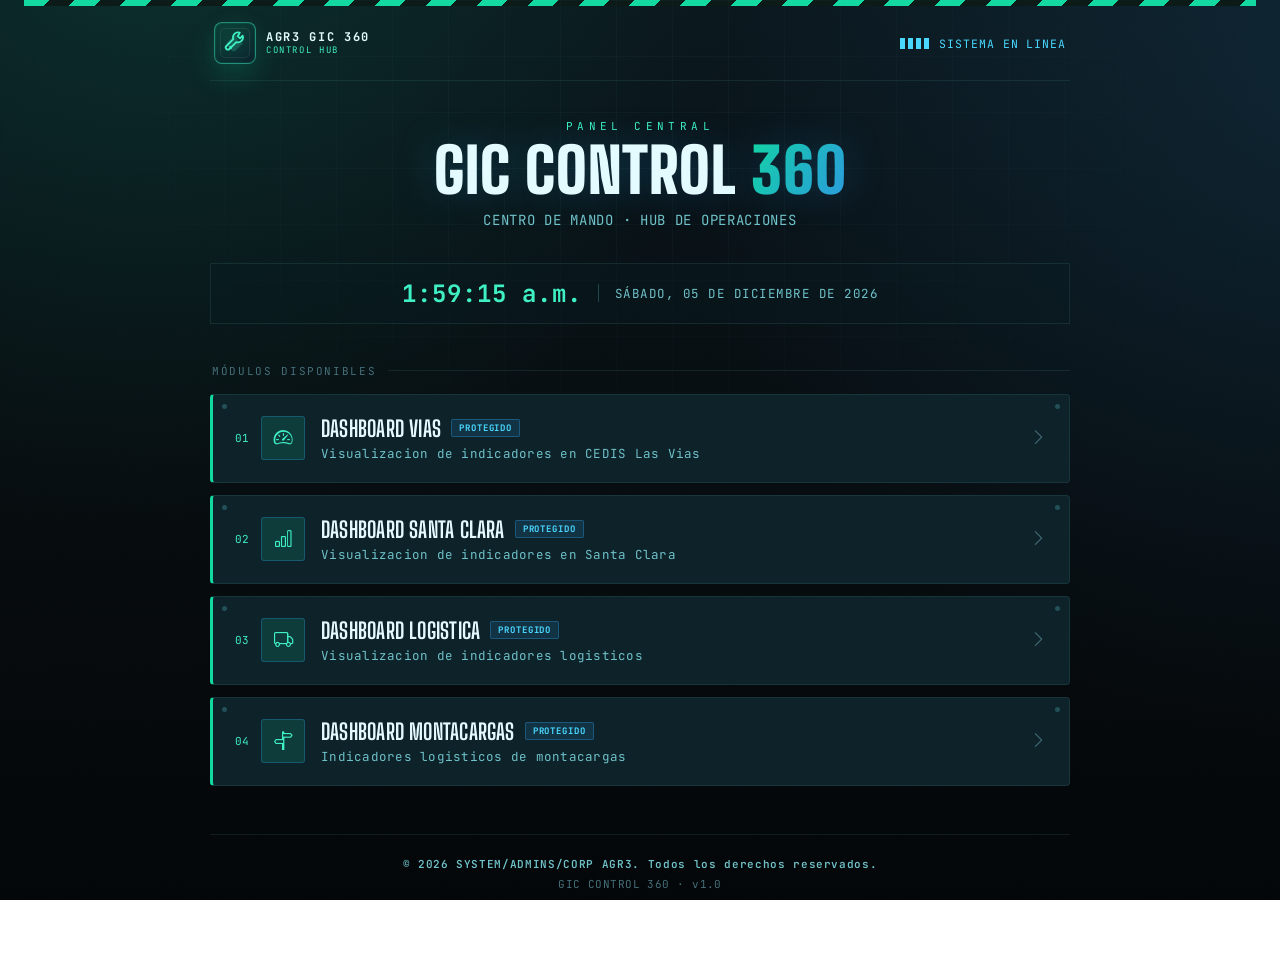
<file: index.html>
<!DOCTYPE html>
<html lang="es">
<head>
<meta charset="UTF-8">
<meta name="viewport" content="width=device-width,initial-scale=1">
<meta name="theme-color" content="#0A161C">
<meta name="mobile-web-app-capable" content="yes">
<meta name="apple-mobile-web-app-capable" content="yes">
<meta name="apple-mobile-web-app-title" content="GIC 360">
<meta name="apple-mobile-web-app-status-bar-style" content="black-translucent">
<title>CORTEX 360</title>
<link rel="manifest" href="/manifest.webmanifest">
<link rel="icon" type="image/png" sizes="192x192" href="/icons/icon-192.png">
<link rel="apple-touch-icon" href="/icons/icon-192.png">
<link rel="preconnect" href="https://fonts.googleapis.com">
<link rel="preconnect" href="https://fonts.gstatic.com" crossorigin>
<link href="https://fonts.googleapis.com/css2?family=Big+Shoulders+Display:wght@700;800;900&family=Inter:wght@400;500;600;700&family=JetBrains+Mono:wght@400;500;600;700&display=swap" rel="stylesheet">
<link rel="stylesheet" href="https://cdn.jsdelivr.net/npm/bootstrap-icons@1.11.3/font/bootstrap-icons.min.css">
<style>
  :root{
    --bg-0:#0A161C;
    --bg-1:#060B0E;
    --panel:#0E222A;
    --panel-hover:#123340;
    --line:rgba(120,220,220,0.10);
    --line-strong:rgba(90,200,210,0.28);
    --text-hi:#E3FBFF;
    --text-mid:#6FC2C9;
    --text-low:#456F79;
    --power:#12D9A0;
    --power-2:#3FF0C4;
    --power-dim:rgba(18,217,160,0.14);
    --steel:#2E9BE0;
    --ok:#4AD8FF;
    --radius:4px;
  }

  *{margin:0;padding:0;box-sizing:border-box}
  html{width:100%;overflow-x:hidden}
  html,body{height:100%}
  body{
    width:100%;
    font-family:'Inter',sans-serif;
    color:var(--text-hi);
    background:
      radial-gradient(circle at 12% -8%, rgba(18,217,160,0.12), transparent 40%),
      radial-gradient(circle at 105% 10%, rgba(46,155,224,0.12), transparent 42%),
      linear-gradient(180deg, var(--bg-0), var(--bg-1) 60%, #030608 100%);
    background-attachment:fixed;
    min-height:100vh;
    padding:0 24px 64px;
    position:relative;
    overflow-x:hidden;
  }

  /* concrete grain texture */
  body::before{
    content:"";
    position:fixed;inset:0;
    background-image:url("data:image/svg+xml,%3Csvg xmlns='http://www.w3.org/2000/svg' width='140' height='140'%3E%3Cfilter id='n'%3E%3CfeTurbulence type='fractalNoise' baseFrequency='0.9' numOctaves='2' stitchTiles='stitch'/%3E%3C/filter%3E%3Crect width='100%25' height='100%25' filter='url(%23n)' opacity='0.05'/%3E%3C/svg%3E");
    pointer-events:none;
    mix-blend-mode:overlay;
  }
  /* faint terminal scanlines */
  body::after{
    content:"";
    position:fixed;inset:0;
    background-image:
      linear-gradient(var(--line) 1px, transparent 1px),
      linear-gradient(90deg, var(--line) 1px, transparent 1px);
    background-size:56px 56px;
    mask-image:radial-gradient(ellipse 70% 55% at 50% 15%, #000 10%, transparent 78%);
    opacity:.4;
    pointer-events:none;
  }

  .container{width:100%;max-width:860px;margin:0 auto;position:relative;z-index:1}

  /* ===== Hazard rail ===== */
  .hazard-rail{
    height:6px;width:100%;
    margin-bottom:0;
    background:repeating-linear-gradient(135deg, var(--power) 0 18px, #0B1A17 18px 36px);
  }

  /* ===== Top bar ===== */
  .topbar{
    display:flex;align-items:center;justify-content:space-between;
    font-family:'JetBrains Mono',monospace;
    font-size:11.5px;letter-spacing:.08em;
    color:var(--text-low);
    padding:16px 4px;margin-bottom:30px;
    border-bottom:1px solid var(--line);
  }
  .topbar .tag{color:var(--text-mid)}
  .topbar .status{display:flex;align-items:center;gap:10px;color:var(--ok)}
  .powerbar{display:flex;gap:3px}
  .powerbar span{width:5px;height:11px;background:var(--ok);opacity:.35}
  .powerbar span:nth-child(1),.powerbar span:nth-child(2),.powerbar span:nth-child(3),.powerbar span:nth-child(4){opacity:1}
  .powerbar span:nth-child(4){animation:flicker 2.2s ease-in-out infinite}
  @keyframes flicker{0%,100%{opacity:1}50%{opacity:.3}}

  .brand-logo{
    display:inline-flex;align-items:center;gap:10px;
    min-width:0;color:var(--text-hi);
    cursor:default;user-select:none;
  }
  .brand-logo-mark{
    position:relative;
    width:42px;height:42px;flex:0 0 42px;
    display:grid;place-items:center;
    border-radius:8px;
    background:
      linear-gradient(145deg, rgba(18,217,160,0.22), rgba(46,155,224,0.10)),
      #071316;
    border:1px solid rgba(63,240,196,0.48);
    box-shadow:
      0 0 0 1px rgba(18,217,160,0.10) inset,
      0 12px 28px rgba(18,217,160,0.18);
  }
  .brand-logo-mark::after{
    content:"";position:absolute;inset:5px;
    border-radius:5px;
    border:1px solid rgba(227,251,255,0.08);
    pointer-events:none;
  }
  .brand-logo-mark i{
    position:relative;z-index:1;
    font-size:21px;color:var(--power-2);
    filter:drop-shadow(0 0 12px rgba(63,240,196,0.45));
  }
  .brand-logo-mark svg{
    position:relative;z-index:1;
    width:24px;height:24px;
    color:var(--power-2);
    filter:drop-shadow(0 0 12px rgba(63,240,196,0.50));
  }
  .brand-logo-text{
    display:flex;flex-direction:column;gap:2px;
    font-family:'JetBrains Mono',monospace;
    line-height:1.05;text-transform:uppercase;
  }
  .brand-logo-text strong{
    font-size:12px;letter-spacing:.14em;color:var(--text-hi);
  }
  .brand-logo-text span{
    font-size:9px;letter-spacing:.18em;color:var(--power-2);
  }

  /* ===== Header ===== */
  .header{text-align:center;margin-bottom:6px;padding-top:8px}
  .eyebrow{
    font-family:'JetBrains Mono',monospace;
    font-size:11px;letter-spacing:.4em;
    color:var(--power-2);text-transform:uppercase;
    margin-bottom:10px;
  }
  .header h1{
    font-family:'Big Shoulders Display',sans-serif;
    font-weight:900;
    font-size:62px;letter-spacing:.01em;
    line-height:.9;
    text-transform:uppercase;
    color:var(--text-hi);
    text-shadow:0 0 40px rgba(46,155,224,0.28);
  }
  .header h1 span{
    background:linear-gradient(120deg, var(--power) 0%, var(--steel) 100%);
    -webkit-background-clip:text;
    background-clip:text;
    color:transparent;
  }
  .header p{
    color:var(--text-mid);margin-top:12px;font-size:14px;
    font-family:'JetBrains Mono',monospace;letter-spacing:.05em;
    text-transform:uppercase;
  }

  /* ===== Clock ===== */
  .clock{
    display:flex;align-items:center;justify-content:center;gap:16px;
    margin:34px 0 40px;
    font-family:'JetBrains Mono',monospace;
    padding:14px 20px;
    border:1px solid var(--line);
    background:rgba(10,30,35,0.35);
  }
  .clock #hora{font-size:24px;font-weight:700;color:var(--power-2);letter-spacing:.04em}
  .clock #fecha{font-size:12.5px;color:var(--text-mid);text-transform:uppercase;letter-spacing:.04em}
  .clock .sep{width:1px;height:18px;background:var(--line-strong)}

  /* ===== Section label ===== */
  .section-label{
    display:flex;align-items:center;gap:12px;
    font-family:'JetBrains Mono',monospace;
    font-size:11px;letter-spacing:.15em;color:var(--text-low);
    text-transform:uppercase;margin:0 0 16px 2px;
  }
  .section-label::after{content:"";flex:1;height:1px;background:var(--line)}

  /* ===== Menu ===== */
  .menu{display:grid;gap:12px}

  .card{
    position:relative;
    display:flex;align-items:center;
    text-decoration:none;color:inherit;
    padding:20px 22px;
    border-radius:var(--radius);
    background:var(--panel);
    border:1px solid var(--line);
    border-left:3px solid var(--line-strong);
    transition:border-color .18s ease, background .18s ease, transform .18s ease, padding-left .18s ease;
  }
  .card:focus-visible{outline:2px solid var(--power-2);outline-offset:3px}

  /* rivets */
  .card::before,.card::after{
    content:"";position:absolute;width:5px;height:5px;border-radius:50%;
    background:var(--line-strong);
    top:9px;
  }
  .card::before{left:9px}
  .card::after{right:9px}

  .card.active{border-left-color:var(--power)}
  .card.active:hover{
    background:var(--panel-hover);
    border-color:rgba(46,155,224,0.42);
    border-left-color:var(--steel);
    transform:translateX(3px);
    padding-left:26px;
  }

  .card.disabled{cursor:default;opacity:.5}
  .card.disabled .arrow{opacity:.3}

  .idx{
    font-family:'JetBrains Mono',monospace;
    font-size:11px;color:var(--text-low);
    width:26px;flex-shrink:0;
  }
  .card.active .idx{color:var(--power-2)}

  .icon{
    font-size:19px;width:44px;height:44px;flex-shrink:0;
    display:flex;align-items:center;justify-content:center;
    border-radius:3px;
    background:var(--power-dim);color:var(--power-2);
    border:1px solid rgba(46,155,224,0.32);
  }
  .card.disabled .icon{background:rgba(120,220,220,0.05);color:var(--text-low);border-color:var(--line)}

  .info{flex:1;margin-left:16px}
  .info h2{
    font-family:'Big Shoulders Display',sans-serif;
    font-size:22px;font-weight:700;letter-spacing:.01em;
    text-transform:uppercase;
    display:flex;align-items:center;gap:10px;
  }
  .info p{font-size:12.5px;color:var(--text-mid);margin-top:3px;font-family:'JetBrains Mono',monospace;letter-spacing:.02em}

  .badge{
    font-family:'JetBrains Mono',monospace;
    font-size:9px;letter-spacing:.1em;text-transform:uppercase;
    padding:2px 7px;border-radius:2px;
    color:var(--ok);background:rgba(46,155,224,0.14);border:1px solid rgba(46,155,224,0.36);
  }
  .badge.soon{color:var(--text-low);background:rgba(120,220,220,0.05);border-color:var(--line)}

  .arrow{font-size:17px;color:var(--text-low);transition:transform .18s ease, color .18s ease}
  .card.active:hover .arrow{transform:translateX(3px);color:var(--steel)}

  footer{
    text-align:center;margin-top:48px;
    font-family:'JetBrains Mono',monospace;
    font-size:11px;color:var(--text-low);letter-spacing:.04em;
    display:flex;flex-direction:column;gap:6px;
    padding-top:22px;border-top:1px solid var(--line);
  }
  footer b{color:var(--text-mid);font-weight:600;letter-spacing:.06em}

  @media(max-width:900px){
    .header h1{font-size:48px}
  }

  @media(max-width:600px){
    body{padding:0 16px 48px}
    .header h1{font-size:34px}
    .topbar{font-size:10px;gap:14px}
    .brand-logo-mark{width:36px;height:36px;flex-basis:36px}
    .brand-logo-mark i{font-size:18px}
    .brand-logo-text strong{font-size:10px}
    .brand-logo-text span{display:none}
    .info h2{font-size:17px}
    .card{padding:16px}
    .idx{width:20px}
    .clock{flex-wrap:wrap;gap:10px;padding:12px 14px}
    .clock #hora{font-size:20px}
  }

  @media(max-width:380px){
    .header h1{font-size:26px}
    .brand-logo-text{display:none}
    .icon{width:38px;height:38px;font-size:16px}
    .info p{font-size:11px}
  }

  @media (prefers-reduced-motion: reduce){
    .powerbar span{animation:none}
    .card{transition:none}
  }
</style>
</head>
<body>
<div class="hazard-rail"></div>
<div class="container">

  <div class="topbar">
    <div class="brand-logo" aria-label="GIC Control 360">
      <span class="brand-logo-mark" aria-hidden="true">
        <svg viewBox="0 0 24 24" fill="none">
          <path d="M14.7 5.3a4.9 4.9 0 0 0 5.8 6.5l-7.8 7.8a2.8 2.8 0 0 1-4 0l-4.3-4.3a2.8 2.8 0 0 1 0-4l7.8-7.8a4.9 4.9 0 0 0 2.5 1.8Z" fill="currentColor" opacity=".20"/>
          <path d="m14.8 5.2 2.2 2.2 2.7-2.7a5 5 0 0 1-6.4 6.4l-6.9 6.9a2.1 2.1 0 0 1-3-3l6.9-6.9a5 5 0 0 1 6.4-6.4l-1.9 3.5Z" stroke="currentColor" stroke-width="1.8" stroke-linecap="round" stroke-linejoin="round"/>
          <path d="m7.1 15.8 1.1 1.1" stroke="currentColor" stroke-width="1.8" stroke-linecap="round"/>
        </svg>
      </span>
      <span class="brand-logo-text">
        <strong>AGR3 GIC 360</strong>
        <span>Control hub</span>
      </span>
    </div>
    <span class="status">
      <span class="powerbar"><span></span><span></span><span></span><span></span></span>
      SISTEMA EN LINEA
    </span>
  </div>

  <div class="header">
    <div class="eyebrow">Panel central</div>
    <h1>GIC CONTROL <span>360</span></h1>
    <p>Centro de mando · Hub de operaciones</p>
  </div>

  <div class="clock">
    <span id="hora">00:00:00</span>
    <span class="sep"></span>
    <span id="fecha">-</span>
  </div>

  <div class="section-label">Módulos disponibles</div>

  <nav class="menu">
    <a class="card active" href="/login.html?next=/go/vias">
      <span class="idx">01</span>
      <div class="icon"><i class="bi bi-speedometer2"></i></div>
      <div class="info">
        <h2>Dashboard Vias <span class="badge">Protegido</span></h2>
        <p>Visualizacion de indicadores en CEDIS Las Vias</p>
      </div>
      <div class="arrow"><i class="bi bi-chevron-right"></i></div>
    </a>

    <a class="card active" href="/login.html?next=/go/santa-clara">
      <span class="idx">02</span>
      <div class="icon"><i class="bi bi-bar-chart"></i></div>
      <div class="info">
        <h2>Dashboard Santa Clara <span class="badge">Protegido</span></h2>
        <p>Visualizacion de indicadores en Santa Clara</p>
      </div>
      <div class="arrow"><i class="bi bi-chevron-right"></i></div>
    </a>

    <a class="card active" href="/login.html?next=/go/logistica">
      <span class="idx">03</span>
      <div class="icon"><i class="bi bi-truck"></i></div>
      <div class="info">
        <h2>Dashboard Logistica <span class="badge">Protegido</span></h2>
        <p>Visualizacion de indicadores logisticos</p>
      </div>
      <div class="arrow"><i class="bi bi-chevron-right"></i></div>
    </a>

    <a class="card active" href="/login.html?next=/go/montacargas">
      <span class="idx">04</span>
      <div class="icon"><i class="bi bi-signpost-split"></i></div>
      <div class="info">
        <h2>Dashboard Montacargas <span class="badge">Protegido</span></h2>
        <p>Indicadores logisticos de montacargas</p>
      </div>
      <div class="arrow"><i class="bi bi-chevron-right"></i></div>
    </a>

  </nav>

  <footer>
    <b>© 2026 SYSTEM/ADMINS/CORP AGR3. Todos los derechos reservados.</b>
    <span>GIC CONTROL 360 · v1.0</span>
  </footer>
</div>

<script>
  function upd(){
    const n = new Date();
    document.getElementById('fecha').textContent = n.toLocaleDateString('es-MX',{weekday:'long',day:'2-digit',month:'long',year:'numeric'});
    document.getElementById('hora').textContent = n.toLocaleTimeString('es-MX');
  }
  setInterval(upd,1000);
  upd();

  if ('serviceWorker' in navigator) {
    window.addEventListener('load', () => {
      navigator.serviceWorker.register('/sw.js').catch(() => {});
    });
  }
</script>
</body>
</html>
</file>
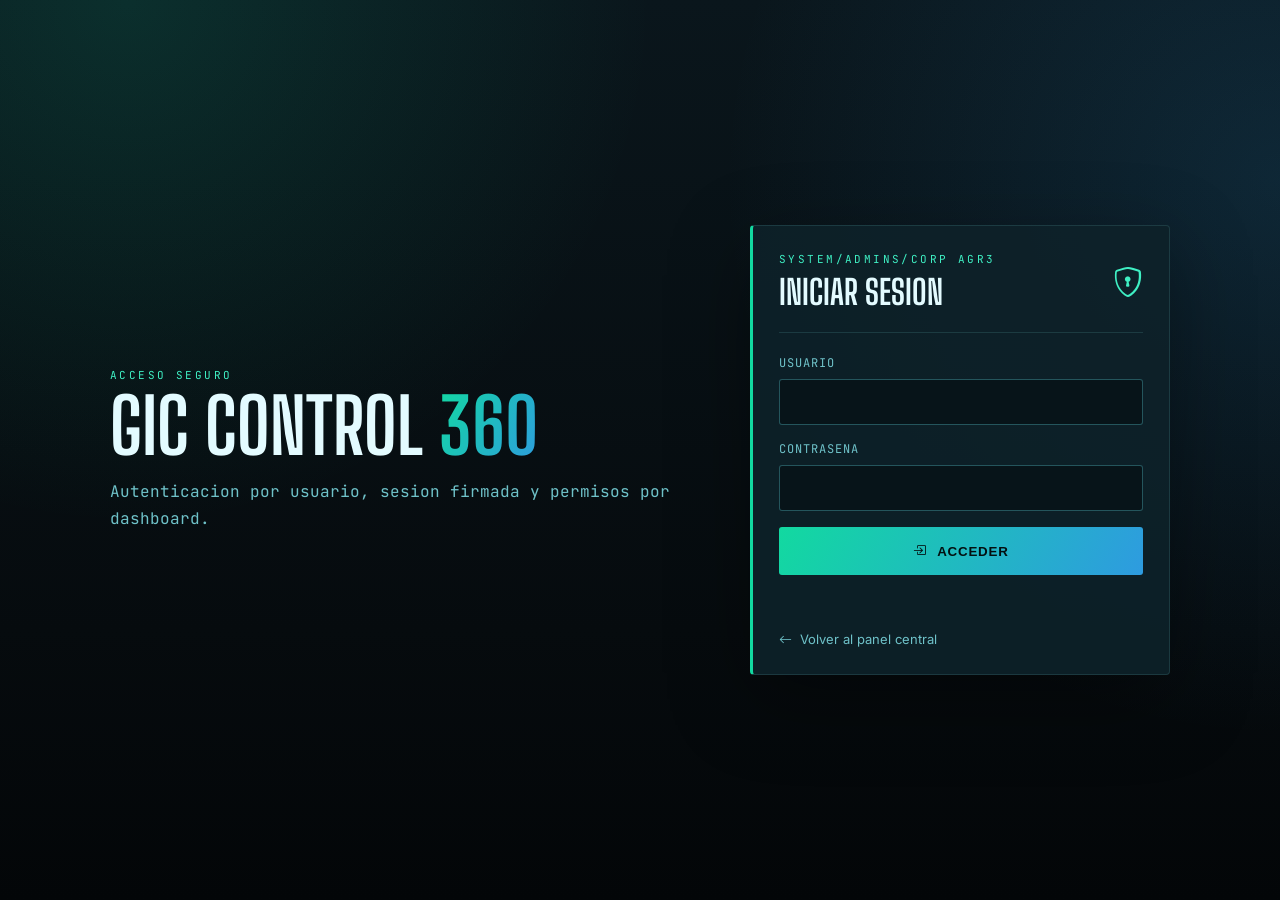
<file: login.html>
<!DOCTYPE html>
<html lang="es">
<head>
<meta charset="UTF-8">
<meta name="viewport" content="width=device-width,initial-scale=1">
<title>Acceso | GIC CONTROL 360</title>
<link rel="preconnect" href="https://fonts.googleapis.com">
<link rel="preconnect" href="https://fonts.gstatic.com" crossorigin>
<link href="https://fonts.googleapis.com/css2?family=Big+Shoulders+Display:wght@700;800;900&family=Inter:wght@400;500;600;700&family=JetBrains+Mono:wght@400;500;600;700&display=swap" rel="stylesheet">
<link rel="stylesheet" href="https://cdn.jsdelivr.net/npm/bootstrap-icons@1.11.3/font/bootstrap-icons.min.css">
<link rel="stylesheet" href="/css/login.css">
</head>
<body>
  <main class="shell">
    <section class="brand">
      <div class="eyebrow">Acceso seguro</div>
      <h1>GIC CONTROL <span>360</span></h1>
      <p>Autenticacion por usuario, sesion firmada y permisos por dashboard.</p>
    </section>

    <section class="panel" aria-labelledby="login-title">
      <div class="panel-head">
        <div>
          <p class="kicker">SYSTEM/ADMINS/CORP AGR3</p>
          <h2 id="login-title">Iniciar sesion</h2>
        </div>
        <i class="bi bi-shield-lock"></i>
      </div>

      <form id="loginForm" class="form" autocomplete="on">
        <label>
          Usuario
          <input id="username" name="username" type="text" autocomplete="username" required>
        </label>
        <label>
          Contrasena
          <input id="password" name="password" type="password" autocomplete="current-password" required>
        </label>
        <input id="next" name="next" type="hidden" value="/">
        <button type="submit">
          <i class="bi bi-box-arrow-in-right"></i>
          Acceder
        </button>
        <p id="message" class="message" role="status" aria-live="polite"></p>
      </form>

      <a class="back" href="/">
        <i class="bi bi-arrow-left"></i>
        Volver al panel central
      </a>
    </section>
  </main>
  <script src="/js/auth.js"></script>
</body>
</html>
</file>
<file: css/login.css>
:root{
  --bg-0:#0A161C;
  --bg-1:#060B0E;
  --panel:#0E222A;
  --line:rgba(120,220,220,0.14);
  --line-strong:rgba(90,200,210,0.36);
  --text-hi:#E3FBFF;
  --text-mid:#6FC2C9;
  --text-low:#456F79;
  --power:#12D9A0;
  --power-2:#3FF0C4;
  --steel:#2E9BE0;
  --danger:#FF6B6B;
}

*{box-sizing:border-box;margin:0;padding:0}
html,body{min-height:100%}
body{
  font-family:'Inter',sans-serif;
  color:var(--text-hi);
  background:
    radial-gradient(circle at 10% 0%, rgba(18,217,160,0.13), transparent 36%),
    radial-gradient(circle at 100% 20%, rgba(46,155,224,0.15), transparent 38%),
    linear-gradient(180deg, var(--bg-0), var(--bg-1) 70%, #030608);
  padding:28px;
}

.shell{
  min-height:calc(100vh - 56px);
  display:grid;
  grid-template-columns:minmax(0,1fr) minmax(320px,420px);
  align-items:center;
  gap:40px;
  max-width:1060px;
  margin:0 auto;
}

.brand .eyebrow,.kicker{
  font-family:'JetBrains Mono',monospace;
  color:var(--power-2);
  text-transform:uppercase;
  letter-spacing:.22em;
  font-size:11px;
}

.brand h1{
  margin-top:10px;
  font-family:'Big Shoulders Display',sans-serif;
  font-size:76px;
  line-height:.9;
  text-transform:uppercase;
}

.brand h1 span{
  background:linear-gradient(120deg, var(--power), var(--steel));
  -webkit-background-clip:text;
  background-clip:text;
  color:transparent;
}

.brand p{
  max-width:560px;
  margin-top:18px;
  color:var(--text-mid);
  font-family:'JetBrains Mono',monospace;
  line-height:1.7;
}

.panel{
  border:1px solid var(--line);
  border-left:3px solid var(--power);
  background:rgba(14,34,42,.9);
  padding:26px;
  border-radius:4px;
  box-shadow:0 24px 80px rgba(0,0,0,.35);
}

.panel-head{
  display:flex;
  align-items:center;
  justify-content:space-between;
  gap:20px;
  padding-bottom:20px;
  border-bottom:1px solid var(--line);
}

.panel-head h2{
  margin-top:6px;
  font-family:'Big Shoulders Display',sans-serif;
  text-transform:uppercase;
  font-size:34px;
}

.panel-head i{
  color:var(--power-2);
  font-size:30px;
}

.form{
  display:grid;
  gap:16px;
  margin-top:22px;
}

label{
  display:grid;
  gap:8px;
  color:var(--text-mid);
  font-family:'JetBrains Mono',monospace;
  font-size:12px;
  text-transform:uppercase;
  letter-spacing:.08em;
}

input{
  width:100%;
  border:1px solid var(--line-strong);
  border-radius:3px;
  background:#071419;
  color:var(--text-hi);
  min-height:46px;
  padding:0 12px;
  font:600 15px 'Inter',sans-serif;
}

input:focus{
  outline:2px solid rgba(63,240,196,.45);
  outline-offset:2px;
}

button{
  display:flex;
  align-items:center;
  justify-content:center;
  gap:10px;
  min-height:48px;
  border:0;
  border-radius:3px;
  background:linear-gradient(120deg, var(--power), var(--steel));
  color:#031011;
  font-weight:800;
  text-transform:uppercase;
  letter-spacing:.06em;
  cursor:pointer;
}

button:disabled{
  cursor:wait;
  opacity:.7;
}

.message{
  min-height:20px;
  color:var(--danger);
  font-size:13px;
}

.back{
  display:inline-flex;
  align-items:center;
  gap:8px;
  margin-top:20px;
  color:var(--text-mid);
  text-decoration:none;
  font-size:13px;
}

@media(max-width:820px){
  body{padding:18px}
  .shell{grid-template-columns:1fr;gap:26px}
  .brand h1{font-size:48px}
}
</file>
